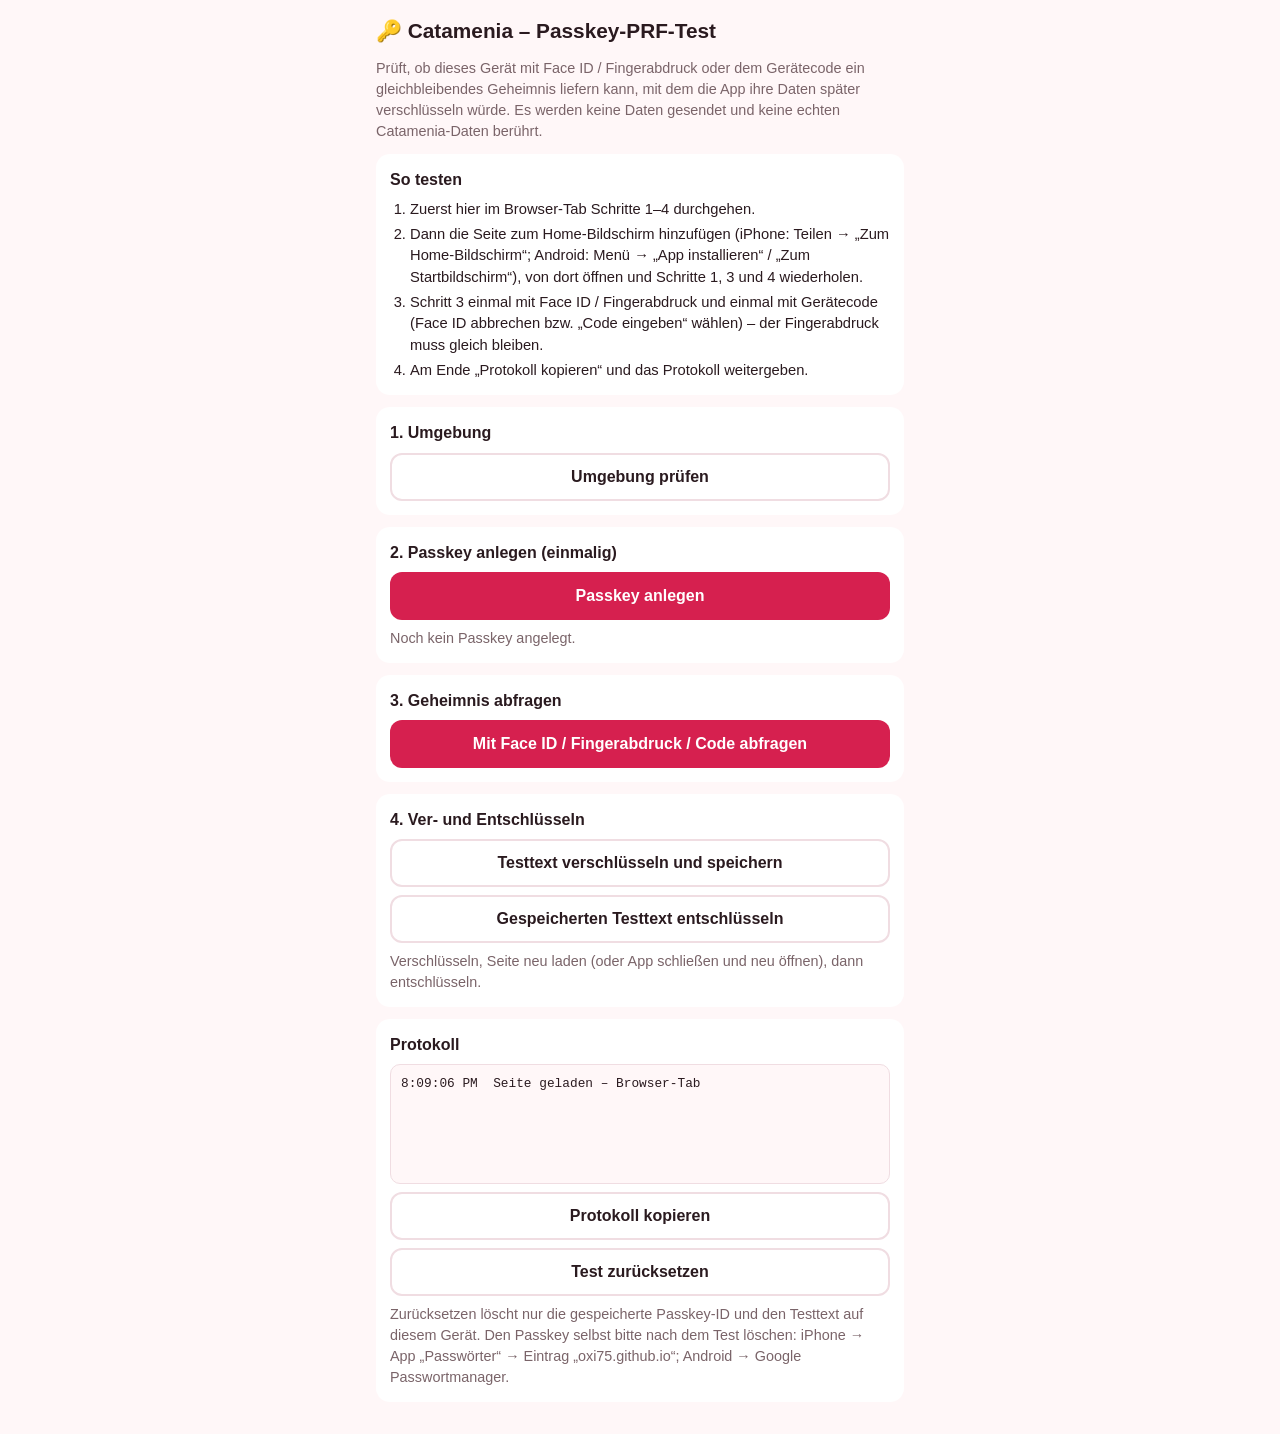
<file: prf-test.html>
<!doctype html>
<html lang="de">
<head>
<meta charset="UTF-8" />
<meta name="viewport" content="width=device-width, initial-scale=1, viewport-fit=cover" />
<meta name="robots" content="noindex" />
<meta name="apple-mobile-web-app-capable" content="yes" />
<meta name="mobile-web-app-capable" content="yes" />
<meta name="apple-mobile-web-app-title" content="PRF-Test" />
<link rel="manifest" href="prf-test.webmanifest" />
<link rel="apple-touch-icon" href="icons/apple-touch-icon.png" />
<title>Catamenia PRF-Test</title>
<!--
  Feasibility test (step C1): can a passkey with the WebAuthn PRF extension supply a stable secret
  on this device – also in home-screen mode, also with the device passcode instead of Face ID?
  Standalone page, no connection to the app's data. Nothing is sent anywhere: WebAuthn without a
  server, all checks happen on the device. Only a fingerprint (SHA-256) of the secret is shown.
-->
<style>
  :root { --bg: #fff7f8; --card: #fff; --text: #2a1a1f; --muted: #7a6469; --line: #f0dde2; --accent: #d6204f; --ok: #2e7d32; --bad: #c0262d; color-scheme: light; }
  @media (prefers-color-scheme: dark) { :root { --bg: #17110f; --card: #241b1d; --text: #f6e9ec; --muted: #b49ca2; --line: #3a2c30; --accent: #ff5c86; --ok: #7bc47f; --bad: #ff6b6b; color-scheme: dark; } }
  * { box-sizing: border-box; }
  body { margin: 0; background: var(--bg); color: var(--text); font: 16px/1.45 -apple-system, BlinkMacSystemFont, 'Segoe UI', Roboto, sans-serif; }
  main { max-width: 560px; margin: 0 auto; padding: calc(env(safe-area-inset-top) + 16px) 16px calc(env(safe-area-inset-bottom) + 32px); display: flex; flex-direction: column; gap: 12px; }
  h1 { font-size: 1.3rem; margin: 0; }
  p { margin: 0; }
  .hint { color: var(--muted); font-size: 0.9rem; }
  .card { background: var(--card); border-radius: 14px; padding: 14px; display: flex; flex-direction: column; gap: 8px; }
  .card h2 { font-size: 1rem; margin: 0; }
  button { font: inherit; font-weight: 600; min-height: 48px; border-radius: 12px; border: 2px solid var(--line); background: var(--card); color: var(--text); cursor: pointer; }
  button.primary { background: var(--accent); color: #fff; border-color: transparent; }
  button:disabled { opacity: 0.5; }
  pre { margin: 0; white-space: pre-wrap; word-break: break-word; font-size: 0.8rem; background: var(--bg); border: 1px solid var(--line); border-radius: 10px; padding: 10px; min-height: 120px; }
  .ok { color: var(--ok); font-weight: 600; }
  .bad { color: var(--bad); font-weight: 600; }
  ol { margin: 0; padding-left: 20px; display: flex; flex-direction: column; gap: 4px; font-size: 0.92rem; }
</style>
</head>
<body>
<main>
  <h1>🔑 Catamenia – Passkey-PRF-Test</h1>
  <p class="hint">Prüft, ob dieses Gerät mit Face ID / Fingerabdruck oder dem Gerätecode ein gleichbleibendes Geheimnis liefern kann, mit dem die App ihre Daten später verschlüsseln würde. Es werden keine Daten gesendet und keine echten Catamenia-Daten berührt.</p>

  <section class="card">
    <h2>So testen</h2>
    <ol>
      <li>Zuerst hier im Browser-Tab Schritte 1–4 durchgehen.</li>
      <li>Dann die Seite zum Home-Bildschirm hinzufügen (iPhone: Teilen → „Zum Home-Bildschirm“; Android: Menü → „App installieren“ / „Zum Startbildschirm“), von dort öffnen und Schritte 1, 3 und 4 wiederholen.</li>
      <li>Schritt 3 einmal mit Face ID / Fingerabdruck und einmal mit Gerätecode (Face ID abbrechen bzw. „Code eingeben“ wählen) – der Fingerabdruck muss gleich bleiben.</li>
      <li>Am Ende „Protokoll kopieren“ und das Protokoll weitergeben.</li>
    </ol>
  </section>

  <section class="card">
    <h2>1. Umgebung</h2>
    <button id="env">Umgebung prüfen</button>
  </section>
  <section class="card">
    <h2>2. Passkey anlegen (einmalig)</h2>
    <button id="create" class="primary">Passkey anlegen</button>
    <p class="hint" id="cred-state"></p>
  </section>
  <section class="card">
    <h2>3. Geheimnis abfragen</h2>
    <button id="get" class="primary">Mit Face ID / Fingerabdruck / Code abfragen</button>
  </section>
  <section class="card">
    <h2>4. Ver- und Entschlüsseln</h2>
    <button id="enc">Testtext verschlüsseln und speichern</button>
    <button id="dec">Gespeicherten Testtext entschlüsseln</button>
    <p class="hint">Verschlüsseln, Seite neu laden (oder App schließen und neu öffnen), dann entschlüsseln.</p>
  </section>
  <section class="card">
    <h2>Protokoll</h2>
    <pre id="log"></pre>
    <button id="copy">Protokoll kopieren</button>
    <button id="forget">Test zurücksetzen</button>
    <p class="hint">Zurücksetzen löscht nur die gespeicherte Passkey-ID und den Testtext auf diesem Gerät. Den Passkey selbst bitte nach dem Test löschen: iPhone → App „Passwörter“ → Eintrag „oxi75.github.io“; Android → Google Passwortmanager.</p>
  </section>
</main>
<script>
(() => {
  'use strict';
  const KEY_ID = 'prfTest.credId';
  const KEY_CT = 'prfTest.cipher';
  const SALT = new TextEncoder().encode('catamenia-prf-test-v1'); // fixed, so the secret can be compared
  const $ = (id) => document.getElementById(id);
  const logEl = $('log');

  function log(text, cls) {
    const line = document.createElement('div');
    line.textContent = `${new Date().toLocaleTimeString()}  ${text}`;
    if (cls) line.className = cls;
    logEl.append(line);
  }
  const store = {
    get: (k) => { try { return localStorage.getItem(k); } catch { return null; } },
    set: (k, v) => { try { localStorage.setItem(k, v); } catch { log('localStorage nicht verfügbar', 'bad'); } },
    del: (k) => { try { localStorage.removeItem(k); } catch { /* ignore */ } },
  };
  const b64u = (buf) => btoa(String.fromCharCode(...new Uint8Array(buf))).replace(/\+/g, '-').replace(/\//g, '_').replace(/=+$/, '');
  const unb64u = (s) => Uint8Array.from(atob(s.replace(/-/g, '+').replace(/_/g, '/')), (c) => c.charCodeAt(0));
  const hex = (buf) => [...new Uint8Array(buf)].map((b) => b.toString(16).padStart(2, '0')).join('');
  const fingerprint = async (buf) => hex(await crypto.subtle.digest('SHA-256', buf)).slice(0, 16);
  const standalone = () => matchMedia('(display-mode: standalone)').matches || navigator.standalone === true;
  const err = (e) => `${e && e.name ? e.name + ': ' : ''}${e && e.message ? e.message : e}`;

  function showCred() {
    const id = store.get(KEY_ID);
    $('cred-state').textContent = id ? `Gespeicherte Passkey-ID: ${id.slice(0, 12)}…` : 'Noch kein Passkey angelegt.';
  }

  /** Flags of the authenticator data: UP (user present), UV (user verified) */
  function flags(authData) {
    const f = new Uint8Array(authData)[32];
    return `UP=${f & 1 ? 1 : 0} UV=${f & 4 ? 1 : 0}`;
  }

  async function env() {
    log(`User-Agent: ${navigator.userAgent}`);
    log(`Home-Bildschirm-Modus (standalone): ${standalone() ? 'ja' : 'nein'}`);
    log(`Sicherer Kontext (HTTPS): ${isSecureContext ? 'ja' : 'nein'}`, isSecureContext ? 'ok' : 'bad');
    if (!window.PublicKeyCredential) return log('WebAuthn wird nicht unterstützt', 'bad');
    try {
      const uvpa = await PublicKeyCredential.isUserVerifyingPlatformAuthenticatorAvailable();
      log(`Face ID / Fingerabdruck / Gerätecode verfügbar: ${uvpa ? 'ja' : 'nein'}`, uvpa ? 'ok' : 'bad');
    } catch (e) { log(`isUserVerifyingPlatformAuthenticatorAvailable: ${err(e)}`, 'bad'); }
    if (PublicKeyCredential.getClientCapabilities) {
      try {
        const caps = await PublicKeyCredential.getClientCapabilities();
        const prf = caps['extension:prf'];
        log(`Browser meldet PRF-Unterstützung: ${prf === undefined ? 'keine Angabe' : prf ? 'ja' : 'nein'}`, prf ? 'ok' : prf === false ? 'bad' : undefined);
        log(`Fähigkeiten: ${JSON.stringify(caps)}`);
      } catch (e) { log(`getClientCapabilities: ${err(e)}`); }
    } else log('getClientCapabilities: nicht vorhanden (älterer Browser – kein Ausschluss)');
  }

  async function create() {
    try {
      const cred = await navigator.credentials.create({
        publicKey: {
          rp: { name: 'Catamenia PRF-Test', id: location.hostname },
          user: { id: crypto.getRandomValues(new Uint8Array(16)), name: 'catamenia-prf-test', displayName: 'Catamenia PRF-Test' },
          challenge: crypto.getRandomValues(new Uint8Array(32)),
          pubKeyCredParams: [{ type: 'public-key', alg: -7 }, { type: 'public-key', alg: -257 }],
          authenticatorSelection: { authenticatorAttachment: 'platform', residentKey: 'preferred', userVerification: 'required' },
          timeout: 120000,
          extensions: { prf: { eval: { first: SALT } } },
        },
      });
      store.set(KEY_ID, b64u(cred.rawId));
      showCred();
      const ext = cred.getClientExtensionResults();
      log(`Passkey angelegt (${cred.authenticatorAttachment ?? 'Typ unbekannt'})`, 'ok');
      log(`PRF beim Anlegen: enabled=${ext.prf ? ext.prf.enabled : 'keine Angabe'}${ext.prf && ext.prf.results ? ', Geheimnis schon geliefert' : ''}`, ext.prf && ext.prf.enabled ? 'ok' : 'bad');
      if (ext.prf && ext.prf.results) log(`Fingerabdruck des Geheimnisses: ${await fingerprint(ext.prf.results.first)}`);
    } catch (e) { log(`Anlegen fehlgeschlagen – ${err(e)}`, 'bad'); }
  }

  /** Asks the authenticator for the PRF secret; returns the raw bytes or null */
  async function secret() {
    const id = store.get(KEY_ID);
    if (!id) { log('Erst in Schritt 2 einen Passkey anlegen', 'bad'); return null; }
    try {
      const a = await navigator.credentials.get({
        publicKey: {
          challenge: crypto.getRandomValues(new Uint8Array(32)),
          rpId: location.hostname,
          allowCredentials: [{ type: 'public-key', id: unb64u(id) }],
          userVerification: 'required',
          timeout: 120000,
          extensions: { prf: { eval: { first: SALT } } },
        },
      });
      const ext = a.getClientExtensionResults();
      log(`Bestätigt (${flags(a.response.authenticatorData)})`, 'ok');
      if (!ext.prf || !ext.prf.results) { log('Kein PRF-Geheimnis geliefert → Verschlüsselung über Passkey hier NICHT möglich', 'bad'); return null; }
      return ext.prf.results.first;
    } catch (e) { log(`Abfrage fehlgeschlagen – ${err(e)}`, 'bad'); return null; }
  }

  async function get() {
    const s = await secret();
    if (s) log(`PRF-Geheimnis erhalten. Fingerabdruck: ${await fingerprint(s)} (muss bei jeder Abfrage gleich sein)`, 'ok');
  }

  async function aesKey(s) {
    const base = await crypto.subtle.importKey('raw', s, 'HKDF', false, ['deriveKey']);
    return crypto.subtle.deriveKey(
      { name: 'HKDF', hash: 'SHA-256', salt: new Uint8Array(32), info: new TextEncoder().encode('catamenia-prf-test data key') },
      base, { name: 'AES-GCM', length: 256 }, false, ['encrypt', 'decrypt'],
    );
  }

  async function enc() {
    const s = await secret();
    if (!s) return;
    const iv = crypto.getRandomValues(new Uint8Array(12));
    const text = `Testtext vom ${new Date().toLocaleString()}`;
    const ct = await crypto.subtle.encrypt({ name: 'AES-GCM', iv }, await aesKey(s), new TextEncoder().encode(text));
    store.set(KEY_CT, JSON.stringify({ iv: b64u(iv), ct: b64u(ct) }));
    log(`Verschlüsselt und gespeichert: „${text}“`, 'ok');
  }

  async function dec() {
    const raw = store.get(KEY_CT);
    if (!raw) return log('Noch kein verschlüsselter Testtext gespeichert', 'bad');
    const s = await secret();
    if (!s) return;
    try {
      const { iv, ct } = JSON.parse(raw);
      const plain = await crypto.subtle.decrypt({ name: 'AES-GCM', iv: unb64u(iv) }, await aesKey(s), unb64u(ct));
      log(`Entschlüsselt: „${new TextDecoder().decode(plain)}“ → funktioniert`, 'ok');
    } catch (e) { log(`Entschlüsseln fehlgeschlagen – ${err(e)}`, 'bad'); }
  }

  async function copy() {
    const text = [...logEl.children].map((l) => l.textContent).join('\n');
    try { await navigator.clipboard.writeText(text); log('Protokoll kopiert', 'ok'); }
    catch {
      const r = document.createRange(); r.selectNodeContents(logEl);
      const sel = getSelection(); sel.removeAllRanges(); sel.addRange(r);
      log('Kopieren nicht erlaubt – Text ist markiert, bitte manuell kopieren');
    }
  }

  function forget() {
    store.del(KEY_ID);
    store.del(KEY_CT);
    showCred();
    log('Test zurückgesetzt (Passkey selbst bitte in der Passwörter-App löschen)');
  }

  const bind = (id, fn) => {
    const btn = $(id);
    btn.addEventListener('click', async () => {
      btn.disabled = true;
      try { await fn(); } catch (e) { log(`Fehler – ${err(e)}`, 'bad'); } finally { btn.disabled = false; }
    });
  };
  bind('env', env); bind('create', create); bind('get', get); bind('enc', enc); bind('dec', dec); bind('copy', copy); bind('forget', forget);
  showCred();
  log(`Seite geladen – ${standalone() ? 'Home-Bildschirm-Modus' : 'Browser-Tab'}`);
})();
</script>
</body>
</html>
</file>
